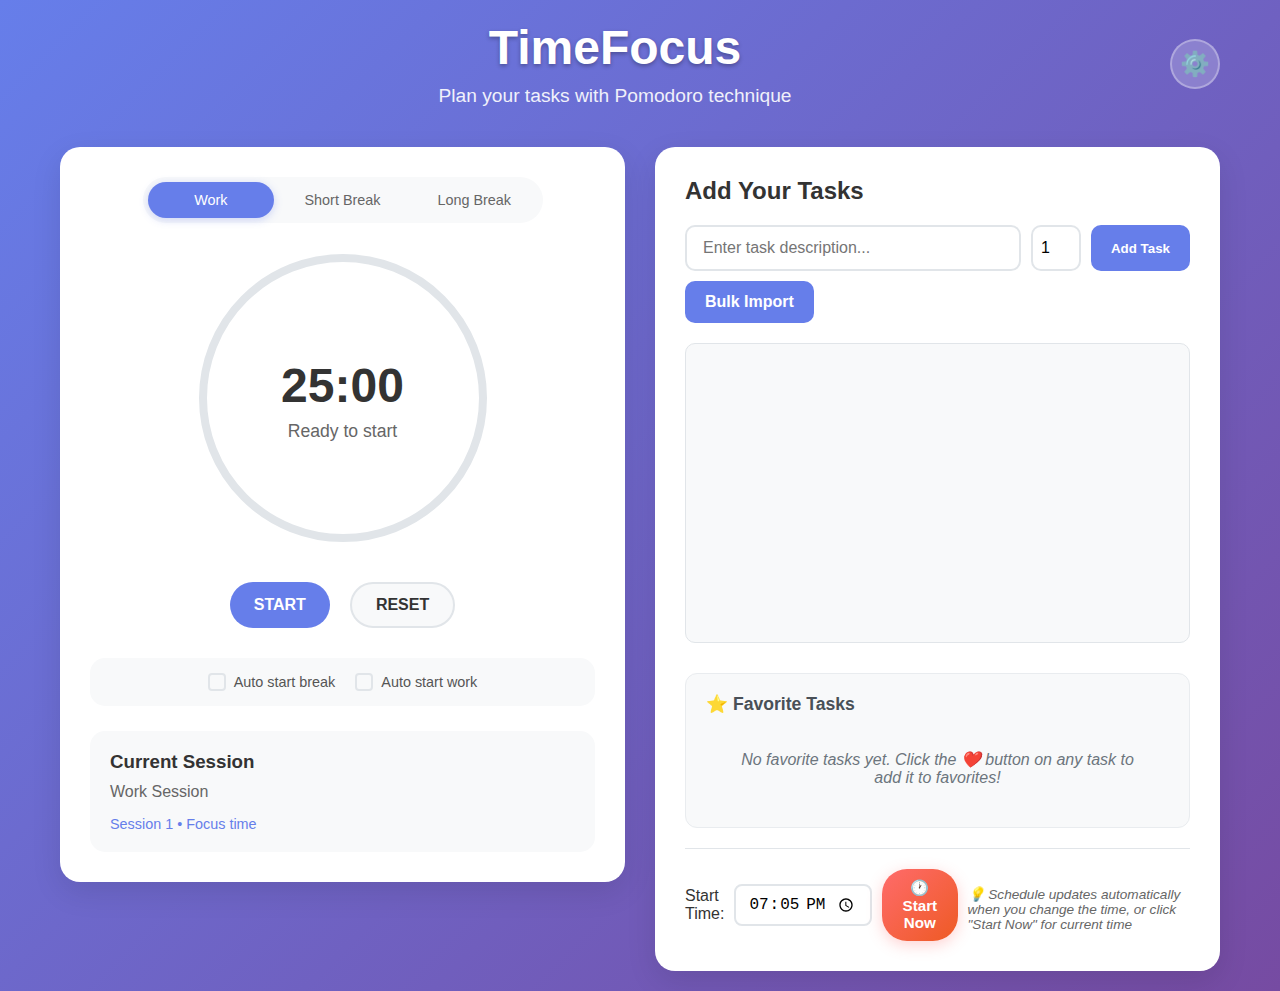
<file: index.html>
<!DOCTYPE html>
<html lang="en">
<head>
    <meta charset="UTF-8">
    <meta name="viewport" content="width=device-width, initial-scale=1.0">
    <title>TimeFocus - Pomodoro Task Planner</title>
    
    <!-- PWA Meta Tags -->
    <meta name="description" content="Plan your tasks with Pomodoro technique">
    <meta name="theme-color" content="#007bff">
    <meta name="mobile-web-app-capable" content="yes">
    <meta name="apple-mobile-web-app-capable" content="yes">
    <meta name="apple-mobile-web-app-status-bar-style" content="default">
    <meta name="apple-mobile-web-app-title" content="TimeFocus">
    <meta name="msapplication-TileColor" content="#007bff">
    <meta name="msapplication-config" content="browserconfig.xml">
    
    <!-- PWA Icons -->
    <link rel="icon" type="image/svg+xml" href="icons/icon.svg">
    <link rel="apple-touch-icon" href="icons/icon.svg">
    <link rel="mask-icon" href="icons/icon.svg" color="#007bff">
    
    <!-- PWA Manifest -->
    <link rel="manifest" href="manifest.json">
    
    <link rel="stylesheet" href="styles.css?v=2.3">
</head>
<body>
    <div class="container">
        <header>
            <div class="header-content">
                <div class="header-text">
                    <h1>TimeFocus</h1>
                    <p>Plan your tasks with Pomodoro technique</p>
                </div>
                <button id="settingsBtn" class="settings-btn" title="Settings">⚙️</button>
            </div>
        </header>

        <main>
            <!-- Timer Section -->
            <section class="timer-section">
                <div class="session-selector">
                    <button id="workBtn" class="session-btn active">Work</button>
                    <button id="shortBreakBtn" class="session-btn">Short Break</button>
                    <button id="longBreakBtn" class="session-btn">Long Break</button>
                </div>

                <div class="timer-display">
                    <div class="timer-circle">
                        <svg class="progress-ring" width="300" height="300">
                            <circle class="progress-ring-background" cx="150" cy="150" r="140" stroke-width="8" fill="transparent"/>
                            <circle class="progress-ring-circle" cx="150" cy="150" r="140" stroke-width="8" fill="transparent"/>
                        </svg>
                        <div class="timer-content">
                            <div class="timer-time" id="timerDisplay">25:00</div>
                            <div class="timer-label" id="timerLabel">Ready to start</div>
                        </div>
                    </div>
                </div>

                <div class="timer-controls">
                    <button id="toggleBtn" class="btn-primary">START</button>
                    <button id="resetBtn" class="btn-secondary">RESET</button>
                </div>

                <div class="auto-start-options">
                    <label class="auto-checkbox-label">
                        <input type="checkbox" id="autoStartBreak">
                        <span class="auto-checkmark"></span>
                        Auto start break
                    </label>
                    <label class="auto-checkbox-label">
                        <input type="checkbox" id="autoStartWork">
                        <span class="auto-checkmark"></span>
                        Auto start work
                    </label>
                </div>

                <div class="current-task" id="currentTask">
                    <h3>Current Session</h3>
                    <p id="currentTaskName">Work Session</p>
                    <div class="task-progress" id="taskProgress">Session 1 • Focus time</div>
                </div>
            </section>

            <!-- Task Input Section -->
            <section class="task-input-section">
                <h2>Add Your Tasks</h2>
                <div class="task-form">
                    <input type="text" id="taskDescription" placeholder="Enter task description..." maxlength="100">
                    <div class="number-input-wrapper">
                        <input type="number" id="taskCount" placeholder="Time count" min="1" max="10" value="1">
                        <div class="number-controls">
                            <button type="button" class="number-btn number-btn-up" id="taskCountUp">+</button>
                            <button type="button" class="number-btn number-btn-down" id="taskCountDown">-</button>
                        </div>
                    </div>
                    <button id="addTaskBtn">Add Task</button>
                    <button id="bulkImportBtn" class="bulk-import-btn">Bulk Import</button>
                </div>
                
                <div class="task-list" id="taskList">
                    <!-- Tasks will be added here dynamically -->
                </div>

                <!-- Favorite Tasks Section -->
                <div class="favorite-tasks-section">
                    <h3>⭐ Favorite Tasks</h3>
                    <div class="favorite-tasks-list" id="favoriteTasksList">
                        <p class="no-favorites">No favorite tasks yet. Click the ❤️ button on any task to add it to favorites!</p>
                    </div>
                </div>

                <div id="totalTimeDisplay" class="total-time-display"></div>
                
                <div class="start-time-section">
                    <label for="startTime">Start Time:</label>
                    <input type="time" id="startTime" title="Schedule will update automatically when you change the time">
                    <button id="startNowBtn" class="start-now-btn">🕐 Start Now</button>
                    <small class="time-hint">💡 Schedule updates automatically when you change the time, or click "Start Now" for current time</small>
                </div>
            </section>

        </main>
    </div>

    <!-- Bulk Import Modal -->
    <div id="bulkImportModal" class="modal">
        <div class="modal-content">
            <div class="modal-header">
                <h3>Bulk Import Tasks</h3>
                <span class="close" id="closeModal">&times;</span>
            </div>
            <div class="modal-body">
                <div class="import-instructions">
                    <p>Enter your tasks, one per line. Format: <strong>Task description [number]</strong></p>
                    <p>Example:</p>
                    <code>Do math assignments 2<br>English letter 1<br>Prepare physical power point 1</code>
                </div>
                
                <textarea id="bulkTaskInput" placeholder="Do math assignments 2&#10;English letter 1&#10;Prepare physical power point 1" rows="8"></textarea>
                <div class="preview-section">
                    <h4>Preview:</h4>
                    <div id="taskPreview" class="task-preview">
                        <p class="no-preview">Enter tasks above to see preview</p>
                    </div>
                </div>
            </div>
            <div class="modal-footer">
                <button id="cancelImport" class="btn-secondary">Cancel</button>
                <button id="confirmImport" class="btn-primary" disabled>Import Tasks</button>
            </div>
        </div>
    </div>

    <!-- Settings Modal -->
    <div id="settingsModal" class="modal">
        <div class="modal-content">
            <div class="modal-header">
                <h3>⚙️ Settings</h3>
                <span class="close" id="closeSettingsModal">&times;</span>
            </div>
            <div class="modal-body">
                <div class="settings-section">
                    <h4>Timer Durations</h4>
                    <div class="setting-item">
                        <label for="workDurationInput">Work Session (minutes):</label>
                        <input type="number" id="workDurationInput" min="1" max="60" value="25">
                    </div>
                    <div class="setting-item">
                        <label for="shortBreakInput">Short Break (minutes):</label>
                        <input type="number" id="shortBreakInput" min="1" max="30" value="5">
                    </div>
                    <div class="setting-item">
                        <label for="longBreakInput">Long Break (minutes):</label>
                        <input type="number" id="longBreakInput" min="5" max="60" value="15">
                    </div>
                    <div class="setting-item">
                        <label for="longBreakIntervalInput">Long Break Interval:</label>
                        <input type="number" id="longBreakIntervalInput" min="2" max="10" value="4">
                        <small class="setting-hint">Every nth break will be a long break</small>
                    </div>
                </div>
                
                <div class="settings-section">
                    <h4>Notifications</h4>
                    <div class="setting-item">
                        <label class="checkbox-label">
                            <input type="checkbox" id="notificationsEnabled" checked>
                            <span class="checkmark"></span>
                            Enable browser notifications
                        </label>
                        <small class="setting-hint">Shows notifications when sessions/breaks complete</small>
                    </div>
                    <div class="setting-item">
                        <label class="checkbox-label">
                            <input type="checkbox" id="soundEnabled" checked>
                            <span class="checkmark"></span>
                            Play notification sound
                        </label>
                        <small class="setting-hint">Plays a beep sound with notifications</small>
                    </div>
                </div>

                <div class="settings-preview">
                    <h4>Schedule Pattern Preview</h4>
                    <p class="preview-explanation">This shows how your work sessions (W) and breaks (S=Short, L=Long) will be arranged:</p>
                    <div id="schedulePreview" class="schedule-pattern">
                        <!-- Preview will be generated here -->
                    </div>
                </div>
            </div>
            <div class="modal-footer">
                <button id="resetSettingsBtn" class="btn-secondary">Reset to Default</button>
                <button id="saveSettingsBtn" class="btn-primary">Save Settings</button>
            </div>
        </div>
    </div>

    <script src="script.js?v=2.4"></script>
    
    <!-- PWA Service Worker Registration -->
    <script>
        // Register Service Worker
        if ('serviceWorker' in navigator) {
            window.addEventListener('load', () => {
                navigator.serviceWorker.register('./sw.js')
                    .then((registration) => {
                        console.log('SW registered: ', registration);
                        
                        // Check for updates
                        registration.addEventListener('updatefound', () => {
                            const newWorker = registration.installing;
                            newWorker.addEventListener('statechange', () => {
                                if (newWorker.state === 'installed' && navigator.serviceWorker.controller) {
                                    // New content is available, inform user
                                    if (confirm('New version available! Reload to update?')) {
                                        window.location.reload();
                                    }
                                }
                            });
                        });
                    })
                    .catch((registrationError) => {
                        console.log('SW registration failed: ', registrationError);
                    });
            });
        }
        
        // PWA Install Prompt
        let deferredPrompt;
        let installButton;
        
        window.addEventListener('beforeinstallprompt', (e) => {
            console.log('PWA install prompt triggered');
            e.preventDefault();
            deferredPrompt = e;
            
            // Show install button after a short delay
            setTimeout(() => {
                showInstallButton();
            }, 3000); // Show after 3 seconds
        });
        
        window.addEventListener('appinstalled', (e) => {
            console.log('PWA was installed');
            hideInstallButton();
            
            // Show thank you message
            if (window.app && window.app.showNotification) {
                window.app.showNotification('🎉 TimeFocus installed successfully!', 'success');
            }
        });
        
        function showInstallButton() {
            if (!installButton) {
                installButton = document.createElement('button');
                installButton.textContent = '📱 Install App';
                installButton.className = 'install-btn';
                installButton.style.cssText = `
                    position: fixed;
                    bottom: 20px;
                    right: 20px;
                    background: #007bff;
                    color: white;
                    border: none;
                    padding: 12px 20px;
                    border-radius: 25px;
                    cursor: pointer;
                    font-size: 14px;
                    font-weight: bold;
                    box-shadow: 0 4px 12px rgba(0,123,255,0.3);
                    z-index: 1000;
                    transition: all 0.3s ease;
                `;
                
                installButton.addEventListener('mouseover', () => {
                    installButton.style.transform = 'scale(1.05)';
                    installButton.style.boxShadow = '0 6px 16px rgba(0,123,255,0.4)';
                });
                
                installButton.addEventListener('mouseout', () => {
                    installButton.style.transform = 'scale(1)';
                    installButton.style.boxShadow = '0 4px 12px rgba(0,123,255,0.3)';
                });
                
                installButton.addEventListener('click', installPWA);
                document.body.appendChild(installButton);
            }
        }
        
        function hideInstallButton() {
            if (installButton) {
                installButton.remove();
                installButton = null;
            }
        }
        
        function installPWA() {
            if (deferredPrompt) {
                deferredPrompt.prompt();
                deferredPrompt.userChoice.then((choiceResult) => {
                    if (choiceResult.outcome === 'accepted') {
                        console.log('User accepted the install prompt');
                    } else {
                        console.log('User dismissed the install prompt');
                    }
                    deferredPrompt = null;
                    hideInstallButton();
                });
            }
        }
        
        // Check if app is installed
        if (window.matchMedia('(display-mode: standalone)').matches || window.navigator.standalone === true) {
            console.log('PWA is running in standalone mode');
            // App is installed and running in standalone mode
            document.body.classList.add('pwa-installed');
        }
    </script>
</body>
</html>
</file>
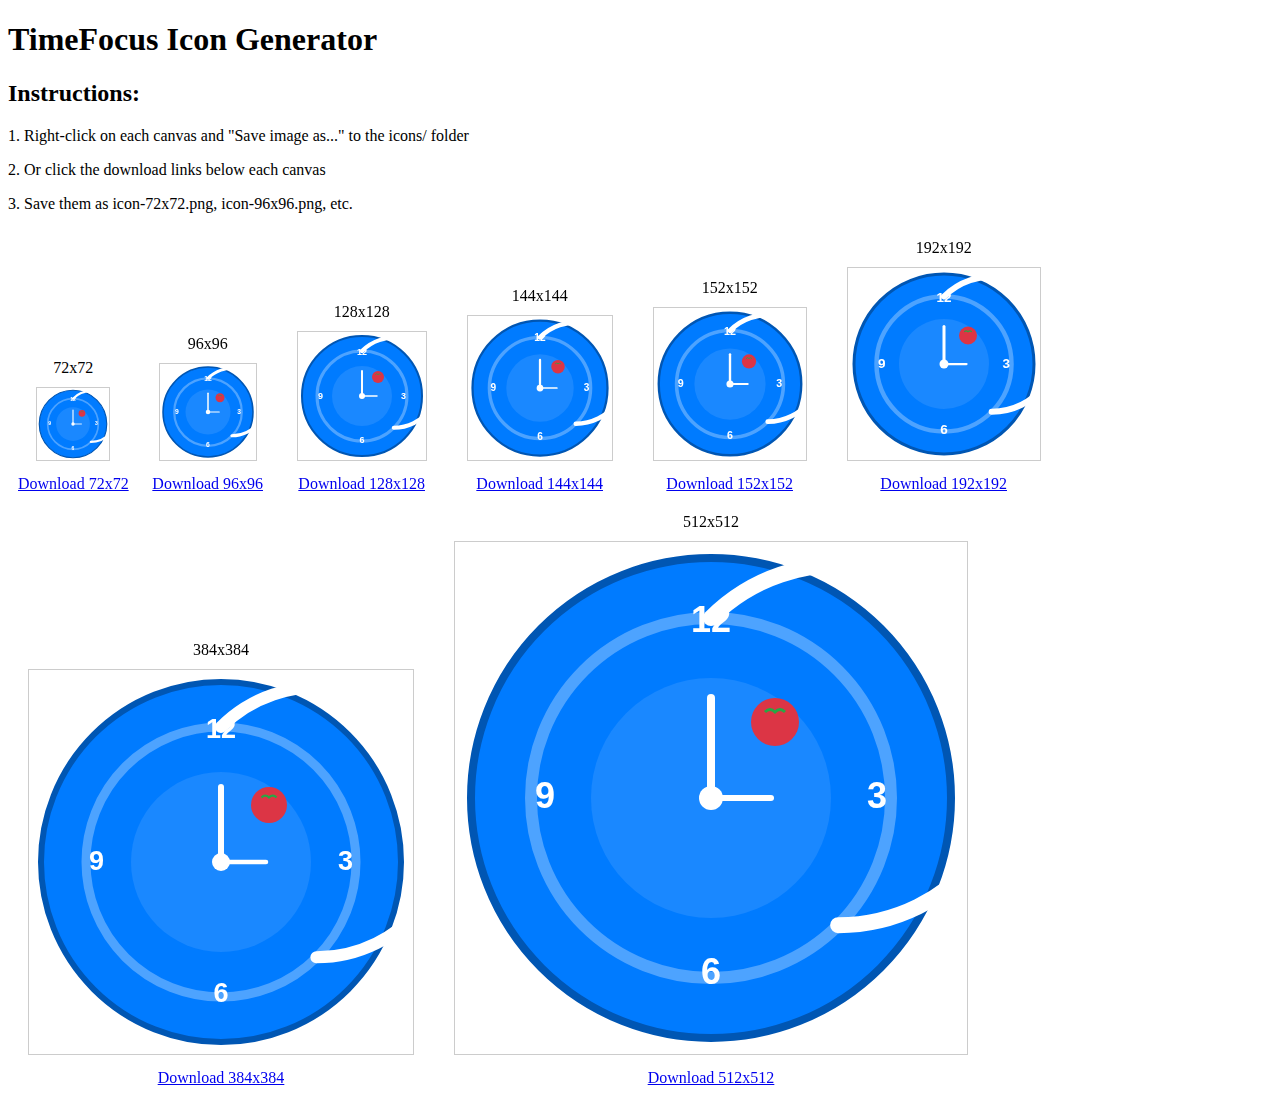
<file: generate-icons.html>
<!DOCTYPE html>
<html>
<head>
    <title>Icon Generator</title>
    <style>
        canvas { border: 1px solid #ccc; margin: 10px; }
        .icon-preview { display: inline-block; margin: 10px; text-align: center; }
    </style>
</head>
<body>
    <h1>TimeFocus Icon Generator</h1>
    <div id="icons-container"></div>
    
    <script>
        const sizes = [72, 96, 128, 144, 152, 192, 384, 512];
        const container = document.getElementById('icons-container');
        
        // Create SVG string for the icon
        const svgString = `
        <svg width="512" height="512" viewBox="0 0 512 512" xmlns="http://www.w3.org/2000/svg">
          <circle cx="256" cy="256" r="240" fill="#007bff" stroke="#0056b3" stroke-width="8"/>
          <circle cx="256" cy="256" r="180" fill="none" stroke="#ffffff" stroke-width="12" opacity="0.3"/>
          <path d="M 256 76 A 180 180 0 1 1 383.14 383.14" fill="none" stroke="#ffffff" stroke-width="16" stroke-linecap="round"/>
          <circle cx="256" cy="256" r="120" fill="#ffffff" opacity="0.1"/>
          <text x="256" y="90" text-anchor="middle" font-family="Arial, sans-serif" font-size="36" font-weight="bold" fill="#ffffff">12</text>
          <text x="422" y="266" text-anchor="middle" font-family="Arial, sans-serif" font-size="36" font-weight="bold" fill="#ffffff">3</text>
          <text x="256" y="442" text-anchor="middle" font-family="Arial, sans-serif" font-size="36" font-weight="bold" fill="#ffffff">6</text>
          <text x="90" y="266" text-anchor="middle" font-family="Arial, sans-serif" font-size="36" font-weight="bold" fill="#ffffff">9</text>
          <line x1="256" y1="256" x2="256" y2="156" stroke="#ffffff" stroke-width="8" stroke-linecap="round"/>
          <line x1="256" y1="256" x2="316" y2="256" stroke="#ffffff" stroke-width="6" stroke-linecap="round"/>
          <circle cx="256" cy="256" r="12" fill="#ffffff"/>
          <circle cx="320" cy="180" r="24" fill="#dc3545"/>
          <path d="M 310 170 Q 315 165 320 170 Q 325 165 330 170" stroke="#28a745" stroke-width="3" fill="none"/>
        </svg>`;
        
        function generateIcon(size) {
            const canvas = document.createElement('canvas');
            canvas.width = size;
            canvas.height = size;
            const ctx = canvas.getContext('2d');
            
            const img = new Image();
            const svgBlob = new Blob([svgString], { type: 'image/svg+xml' });
            const url = URL.createObjectURL(svgBlob);
            
            img.onload = function() {
                ctx.drawImage(img, 0, 0, size, size);
                URL.revokeObjectURL(url);
                
                // Create download link
                const link = document.createElement('a');
                link.download = `icon-${size}x${size}.png`;
                link.href = canvas.toDataURL('image/png');
                link.textContent = `Download ${size}x${size}`;
                
                const div = document.createElement('div');
                div.className = 'icon-preview';
                div.innerHTML = `<div>${size}x${size}</div>`;
                div.appendChild(canvas);
                div.appendChild(document.createElement('br'));
                div.appendChild(link);
                
                container.appendChild(div);
            };
            
            img.src = url;
        }
        
        // Generate all sizes
        sizes.forEach(size => generateIcon(size));
        
        // Add instructions
        const instructions = document.createElement('div');
        instructions.innerHTML = `
            <h2>Instructions:</h2>
            <p>1. Right-click on each canvas and "Save image as..." to the icons/ folder</p>
            <p>2. Or click the download links below each canvas</p>
            <p>3. Save them as icon-72x72.png, icon-96x96.png, etc.</p>
        `;
        document.body.insertBefore(instructions, container);
    </script>
</body>
</html>
</file>
<file: styles.css>
* {
    margin: 0;
    padding: 0;
    box-sizing: border-box;
}

body {
    font-family: -apple-system, BlinkMacSystemFont, 'Segoe UI', Roboto, Oxygen, Ubuntu, Cantarell, sans-serif;
    background: linear-gradient(135deg, #667eea 0%, #764ba2 100%);
    min-height: 100vh;
    color: #333;
}

.container {
    max-width: 1200px;
    margin: 0 auto;
    padding: 20px;
}

header {
    margin-bottom: 40px;
    color: white;
}

.header-content {
    display: flex;
    justify-content: space-between;
    align-items: center;
}

.header-text {
    text-align: center;
    flex: 1;
}

.header-text h1 {
    font-size: 3rem;
    font-weight: 700;
    margin-bottom: 10px;
    text-shadow: 0 2px 4px rgba(0,0,0,0.3);
}

.header-text p {
    font-size: 1.2rem;
    opacity: 0.9;
}

.settings-btn {
    background: rgba(255, 255, 255, 0.2);
    border: 2px solid rgba(255, 255, 255, 0.3);
    color: white;
    border-radius: 50%;
    width: 50px;
    height: 50px;
    font-size: 1.5rem;
    cursor: pointer;
    transition: all 0.3s ease;
    backdrop-filter: blur(10px);
}

.settings-btn:hover {
    background: rgba(255, 255, 255, 0.3);
    border-color: rgba(255, 255, 255, 0.5);
    transform: rotate(90deg);
}

main {
    display: grid;
    grid-template-columns: 1fr 1fr;
    gap: 30px;
    align-items: start;
}

/* Task Input Section */
.task-input-section {
    background: white;
    border-radius: 20px;
    padding: 30px;
    box-shadow: 0 10px 30px rgba(0,0,0,0.1);
}

.task-input-section h2 {
    font-size: 1.5rem;
    margin-bottom: 20px;
    color: #333;
}

.task-form {
    display: flex;
    gap: 10px;
    margin-bottom: 20px;
    flex-wrap: wrap;
}

.task-form input {
    flex: 1;
    min-width: 150px;
    padding: 12px 16px;
    border: 2px solid #e1e5e9;
    border-radius: 10px;
    font-size: 1rem;
    transition: border-color 0.3s ease;
}

.task-form input[type="text"] {
    flex: 3;
    min-width: 200px;
}

.task-form input:focus {
    outline: none;
    border-color: #667eea;
}

/* Number Input Wrapper for Custom Controls */
.number-input-wrapper {
    position: relative;
    display: flex;
    align-items: center;
    flex: 0 0 auto;
}

.task-form input[type="number"] {
    flex: 0 0 50px !important;
    width: 50px !important;
    max-width: 50px !important;
    min-width: 50px !important;
    padding: 12px 8px !important;
}

/* Safari-specific styles - increase width and padding for custom controls */
.safari-browser .task-form input[type="number"] {
    flex: 0 0 70px !important;
    width: 70px !important;
    max-width: 70px !important;
    min-width: 70px !important;
    padding-right: 32px !important; /* Make room for custom controls */
}

/* Custom Number Controls - hidden by default */
.number-controls {
    position: absolute;
    right: 4px; /* Move left by 2px from original position */
    top: 50%;
    transform: translateY(-50%);
    display: none; /* Hidden by default, will be shown in Safari via JavaScript */
    flex-direction: column;
    z-index: 10;
}

/* Show custom controls only in Safari */
.safari-browser .number-controls {
    display: flex;
}

.number-btn {
    width: 26px; /* Slightly wider for better touch */
    height: 21px; /* Slightly taller for better touch */
    border: none;
    background: #667eea;
    color: white;
    font-size: 13px; /* Slightly larger font */
    font-weight: bold;
    cursor: pointer;
    transition: all 0.2s ease;
    display: flex;
    align-items: center;
    justify-content: center;
    user-select: none;
    -webkit-user-select: none;
    -webkit-touch-callout: none;
}

.number-btn-up {
    border-radius: 4px 4px 0 0;
    border-bottom: 1px solid rgba(255, 255, 255, 0.2);
}

.number-btn-down {
    border-radius: 0 0 4px 4px;
}

.number-btn:hover {
    background: #5a6fd8;
    transform: scale(1.05);
}

.number-btn:active {
    background: #4c5fd6;
    transform: scale(0.95);
}

.number-btn:disabled {
    background: #ccc;
    cursor: not-allowed;
    transform: none;
}

/* Responsive adjustments for mobile */
@media (max-width: 768px) {
    .safari-browser .task-form input[type="number"] {
        flex: 0 0 75px !important;
        width: 75px !important;
        max-width: 75px !important;
        min-width: 75px !important;
        padding-right: 35px !important; /* More space on mobile */
    }
    
    .number-controls {
        right: 5px; /* More space from edge on mobile */
    }
    
    .number-btn {
        width: 30px; /* Larger for touch */
        height: 24px; /* Larger for touch */
        font-size: 14px;
    }
}

.task-form button {
    padding: 12px 20px;
    background: #667eea;
    color: white;
    border: none;
    border-radius: 10px;
    font-weight: 600;
    cursor: pointer;
    transition: background 0.3s ease;
}

.task-form button:hover {
    background: #5a6fd8;
}

.bulk-import-btn {
    background: #28a745;
    color: white;
    border: none;
    border-radius: 10px;
    font-weight: 600;
    cursor: pointer;
    transition: background 0.3s ease;
    padding: 12px 20px;
    font-size: 1rem;
}

.bulk-import-btn:hover {
    background: #218838;
}

.task-list {
    margin-bottom: 20px;
    height: 300px;
    overflow-y: auto;
    border: 1px solid #e1e5e9;
    border-radius: 10px;
    padding: 15px;
    background: #f8f9fa;
    display: flex;
    flex-direction: column;
}

.no-tasks {
    text-align: center;
    color: #666;
    font-style: italic;
    margin: 0;
    padding: 0;
    flex: 1;
    display: flex;
    align-items: center;
    justify-content: center;
}

.task-item {
    display: flex;
    align-items: center;
    padding: 12px 16px;
    background: #f8f9fa;
    border-radius: 10px;
    margin-bottom: 8px;
    border-left: 4px solid #667eea;
    gap: 12px;
}

.task-item.completed {
    background: #f1f8e9;
    border-left-color: #28a745;
}

.task-item.completed .task-description {
    text-decoration: line-through;
    color: #666;
}

.task-item.active {
    background: #e3f2fd;
    border-left-color: #2196f3;
}

/* Task Checkbox Styles */
.task-checkbox {
    display: flex;
    align-items: center;
}

.task-checkbox input[type="checkbox"] {
    display: none;
}

.checkbox-label-task {
    width: 20px;
    height: 20px;
    border: 2px solid #e1e5e9;
    border-radius: 4px;
    cursor: pointer;
    position: relative;
    transition: all 0.3s ease;
}

.task-checkbox input[type="checkbox"]:checked + .checkbox-label-task {
    background: #28a745;
    border-color: #28a745;
}

.task-checkbox input[type="checkbox"]:checked + .checkbox-label-task::after {
    content: '✓';
    position: absolute;
    top: 50%;
    left: 50%;
    transform: translate(-50%, -50%);
    color: white;
    font-size: 12px;
    font-weight: bold;
}

.task-checkbox-spacer {
    width: 20px;
    height: 20px;
    margin-right: 12px;
}

.task-actions-spacer {
    width: 80px;
}

.task-info {
    flex: 1;
}

.task-description {
    font-weight: 500;
    margin-bottom: 4px;
}

.task-details {
    display: flex;
    justify-content: space-between;
    align-items: center;
    margin-top: 5px;
    font-size: 0.9rem;
    color: #666;
}

.task-count {
    color: #666;
}

.task-schedule {
    color: #667eea;
    font-weight: 500;
    font-size: 0.85rem;
}

/* Total Time Info */
.total-time-info {
    margin-top: 20px;
    padding: 15px;
    background: linear-gradient(135deg, #f8f9fa 0%, #e9ecef 100%);
    border-radius: 10px;
    border-left: 4px solid #667eea;
}

.total-time-item {
    display: flex;
    justify-content: space-between;
    align-items: center;
    margin-bottom: 8px;
}

.total-time-item:last-child {
    margin-bottom: 0;
}

.total-label {
    font-weight: 500;
    color: #495057;
}

.total-value {
    font-weight: 600;
    color: #667eea;
}


/* Compact Total Time Display */
.total-time-display {
    margin: 20px 0 15px 0;
    display: block !important;
    visibility: visible !important;
}

.total-time-compact {
    padding: 12px 15px;
    background: linear-gradient(135deg, #e3f2fd 0%, #f3e5f5 100%);
    border-radius: 8px;
    border-left: 4px solid #667eea;
    display: block !important;
    visibility: visible !important;
}

.time-summary {
    display: flex;
    justify-content: space-between;
    align-items: center;
    font-size: 1rem;
    font-weight: 500;
}

.work-time {
    color: #1976d2;
    font-weight: 600;
}

.total-time {
    color: #7b1fa2;
    font-weight: 500;
}

.completion-time {
    color: #388e3c;
    font-weight: 700;
    font-size: 1.1rem;
}

.task-actions {
    position: relative;
    display: flex;
    gap: 6px;
    flex-wrap: wrap;
}

.task-actions button {
    padding: 8px 12px;
    border: none;
    border-radius: 6px;
    cursor: pointer;
    font-size: 1rem;
    transition: all 0.3s ease;
    min-width: 36px;
    height: 36px;
    display: flex;
    align-items: center;
    justify-content: center;
}

.edit-btn {
    background: #ffc107;
    color: #333;
}

.edit-btn:hover {
    background: #e0a800;
    transform: scale(1.1);
}

.delete-btn {
    background: #dc3545;
    color: white;
}

.delete-btn:hover {
    background: #c82333;
    transform: scale(1.1);
}

.breakdown-btn {
    background: #17a2b8;
    color: white;
}

.breakdown-btn:hover {
    background: #138496;
    transform: scale(1.1);
}

/* Menu Button Styles */
.menu-btn {
    background: #6c757d;
    color: white;
    font-size: 1.2rem;
    font-weight: bold;
    padding: 8px 12px;
    border: none;
    border-radius: 6px;
    cursor: pointer;
    transition: all 0.3s ease;
    min-width: 36px;
    height: 36px;
    display: flex;
    align-items: center;
    justify-content: center;
}

.menu-btn:hover {
    background: #5a6268;
    transform: scale(1.1);
}

/* Task Menu Styles */
.task-menu {
    position: absolute;
    top: 100%;
    right: 0;
    background: white;
    border: 1px solid #e1e5e9;
    border-radius: 8px;
    box-shadow: 0 4px 12px rgba(0,0,0,0.15);
    z-index: 1000;
    min-width: 160px;
    overflow: hidden;
    animation: menuSlideDown 0.2s ease;
}

@keyframes menuSlideDown {
    from {
        opacity: 0;
        transform: translateY(-10px);
    }
    to {
        opacity: 1;
        transform: translateY(0);
    }
}

.menu-item {
    display: flex;
    align-items: center;
    width: 100%;
    padding: 10px 15px;
    border: none;
    background: white;
    color: #333;
    text-align: left;
    cursor: pointer;
    transition: background 0.2s ease;
    font-size: 0.9rem;
    border-bottom: 1px solid #f8f9fa;
    gap: 8px;
}

.menu-item:last-child {
    border-bottom: none;
}

.menu-item:hover:not(:disabled) {
    background: #f8f9fa;
}

.menu-item:disabled {
    opacity: 0.5;
    cursor: not-allowed;
}

/* Menu item specific styles */
.breakdown-item {
    color: #17a2b8;
}

.edit-item {
    color: #ffc107;
}

.delete-item {
    color: #dc3545;
}

.move-top-item,
.move-bottom-item {
    color: #7b1fa2;
}

.move-up-item,
.move-down-item {
    color: #6c757d;
}

/* Favorite Tasks Section */
.favorite-tasks-section {
    margin-top: 30px;
    padding: 20px;
    background: #f8f9fa;
    border-radius: 12px;
    border: 1px solid #e9ecef;
}

.favorite-tasks-section h3 {
    margin: 0 0 15px 0;
    color: #495057;
    font-size: 1.1rem;
    display: flex;
    align-items: center;
    gap: 8px;
}

.favorite-tasks-list {
    max-height: 200px;
    overflow-y: auto;
}

.no-favorites {
    color: #6c757d;
    font-style: italic;
    text-align: center;
    padding: 20px;
    margin: 0;
}

.favorite-task-item {
    display: flex;
    justify-content: space-between;
    align-items: center;
    padding: 12px 15px;
    background: white;
    border: 1px solid #e9ecef;
    border-radius: 8px;
    margin-bottom: 8px;
    transition: all 0.2s ease;
}

.favorite-task-item:hover {
    border-color: #007bff;
    box-shadow: 0 2px 8px rgba(0,123,255,0.1);
}

.favorite-task-description {
    flex: 1;
    color: #495057;
    font-weight: 500;
}

.favorite-task-actions {
    display: flex;
    gap: 8px;
}

.add-to-tasks-btn,
.remove-favorite-btn {
    padding: 6px 10px;
    border: none;
    border-radius: 6px;
    cursor: pointer;
    font-size: 0.9rem;
    transition: all 0.2s ease;
}

.add-to-tasks-btn {
    background: #28a745;
    color: white;
}

.add-to-tasks-btn:hover {
    background: #218838;
    transform: scale(1.05);
}

.remove-favorite-btn {
    background: #dc3545;
    color: white;
}

.remove-favorite-btn:hover {
    background: #c82333;
    transform: scale(1.05);
}

/* Menu icon and text styles */
.menu-icon {
    display: inline-block;
    width: 20px;
    text-align: center;
    flex-shrink: 0;
}

.menu-text {
    flex: 1;
    text-align: left;
}

/* Favorite Button Styles */
.favorite-btn {
    background: transparent;
    border: none;
    font-size: 1.2rem;
    cursor: pointer;
    padding: 8px;
    border-radius: 6px;
    transition: all 0.3s ease;
    min-width: 36px;
    height: 36px;
    display: flex;
    align-items: center;
    justify-content: center;
}

.favorite-btn:hover {
    background: rgba(220, 53, 69, 0.1);
    transform: scale(1.1);
}

.favorite-btn.favorited {
    animation: heartBeat 0.6s ease-in-out;
}

@keyframes heartBeat {
    0% { transform: scale(1); }
    50% { transform: scale(1.3); }
    100% { transform: scale(1); }
}

.move-up-btn, .move-down-btn {
    background: #6c757d;
    color: white;
    font-size: 0.8rem;
    min-width: 28px;
    height: 28px;
}

.move-top-btn, .move-bottom-btn {
    background: #7b1fa2;
    color: white;
    font-size: 0.8rem;
    min-width: 28px;
    height: 28px;
}

.move-up-btn:hover:not(:disabled), .move-down-btn:hover:not(:disabled) {
    background: #5a6268;
    transform: scale(1.1);
}

.move-top-btn:hover:not(:disabled), .move-bottom-btn:hover:not(:disabled) {
    background: #6a1b9a;
    transform: scale(1.1);
}

.move-up-btn:disabled, .move-down-btn:disabled, .move-top-btn:disabled, .move-bottom-btn:disabled {
    background: #e9ecef;
    color: #6c757d;
    cursor: not-allowed;
    transform: none;
}

.start-time-section {
    display: flex;
    align-items: center;
    gap: 10px;
    padding-top: 20px;
    border-top: 1px solid #e1e5e9;
}

.start-time-section label {
    font-weight: 500;
}

.start-time-section input {
    padding: 8px 12px;
    border: 2px solid #e1e5e9;
    border-radius: 8px;
    font-size: 1rem;
}

.start-now-btn {
    padding: 10px 20px;
    background: linear-gradient(135deg, #ff6b6b, #ee5a24);
    color: white;
    border: none;
    border-radius: 25px;
    font-weight: 600;
    cursor: pointer;
    transition: all 0.3s ease;
    box-shadow: 0 4px 15px rgba(255, 107, 107, 0.3);
    font-size: 0.95rem;
}

.start-now-btn:hover {
    background: linear-gradient(135deg, #ee5a24, #ff6b6b);
    transform: translateY(-2px);
    box-shadow: 0 6px 20px rgba(255, 107, 107, 0.4);
}

.start-now-btn:active {
    transform: translateY(0);
    box-shadow: 0 2px 10px rgba(255, 107, 107, 0.3);
}

.time-hint {
    display: block;
    margin-top: 8px;
    color: #666;
    font-size: 0.85rem;
    font-style: italic;
}

/* Timer Section */
.timer-section {
    background: white;
    border-radius: 20px;
    padding: 30px;
    box-shadow: 0 10px 30px rgba(0,0,0,0.1);
    text-align: center;
}

.timer-display {
    margin-bottom: 30px;
}

.timer-circle {
    position: relative;
    display: inline-block;
}

.progress-ring {
    transform: rotate(-90deg);
}

.progress-ring-background {
    stroke: #e1e5e9;
    stroke-width: 8;
    stroke-linecap: round;
}

.progress-ring-circle {
    stroke: #667eea;
    stroke-dasharray: 879.646; /* 2 * π * 140 */
    stroke-dashoffset: 879.646; /* Start with full offset (empty circle) */
    transition: stroke-dashoffset 1s linear;
    stroke-linecap: round;
    opacity: 0;
}

.progress-ring-circle.active {
    opacity: 1;
}

.timer-content {
    position: absolute;
    top: 50%;
    left: 50%;
    transform: translate(-50%, -50%);
    text-align: center;
}

.timer-time {
    font-size: 3rem;
    font-weight: 700;
    color: #333;
    margin-bottom: 8px;
}

.timer-label {
    font-size: 1.1rem;
    color: #666;
    font-weight: 500;
}

/* Session Selector */
.session-selector {
    display: flex;
    justify-content: center;
    gap: 5px;
    margin-bottom: 25px;
    background: #f8f9fa;
    border-radius: 25px;
    padding: 5px;
    max-width: 400px;
    margin-left: auto;
    margin-right: auto;
}

.session-btn {
    flex: 1;
    padding: 10px 16px;
    border: none;
    border-radius: 20px;
    background: transparent;
    color: #666;
    font-weight: 500;
    cursor: pointer;
    transition: all 0.3s ease;
    font-size: 0.9rem;
}

.session-btn:hover {
    color: #333;
}

.session-btn.active {
    background: #667eea;
    color: white;
    box-shadow: 0 2px 8px rgba(102, 126, 234, 0.3);
}

.timer-controls {
    display: flex;
    justify-content: center;
    gap: 20px;
    margin-bottom: 30px;
}

.btn-primary, .btn-secondary {
    padding: 12px 24px;
    border: none;
    border-radius: 25px;
    font-weight: 600;
    font-size: 1rem;
    cursor: pointer;
    transition: all 0.3s ease;
    min-width: 100px;
}

.btn-primary {
    background: #667eea;
    color: white;
}

.btn-primary:hover:not(:disabled) {
    background: #5a6fd8;
    transform: translateY(-2px);
}

.btn-secondary {
    background: #f8f9fa;
    color: #333;
    border: 2px solid #e1e5e9;
}

.btn-secondary:hover:not(:disabled) {
    background: #e9ecef;
    transform: translateY(-2px);
}

.btn-primary:disabled, .btn-secondary:disabled {
    opacity: 0.5;
    cursor: not-allowed;
}

.btn-pause {
    background: #ff6b6b;
    color: white;
    padding: 12px 24px;
    border: none;
    border-radius: 25px;
    font-weight: 600;
    font-size: 1rem;
    cursor: pointer;
    transition: all 0.3s ease;
    min-width: 100px;
}

.btn-pause:hover:not(:disabled) {
    background: #ff5252;
    transform: translateY(-2px);
}

/* Auto Start Options */
.auto-start-options {
    display: flex;
    justify-content: center;
    gap: 20px;
    margin-bottom: 25px;
    padding: 15px;
    background: #f8f9fa;
    border-radius: 15px;
}

.auto-checkbox-label {
    display: flex;
    align-items: center;
    cursor: pointer;
    font-size: 0.9rem;
    color: #555;
}

.auto-checkbox-label input[type="checkbox"] {
    display: none;
}

.auto-checkmark {
    width: 18px;
    height: 18px;
    border: 2px solid #e1e5e9;
    border-radius: 4px;
    margin-right: 8px;
    position: relative;
    transition: all 0.3s ease;
}

.auto-checkbox-label input[type="checkbox"]:checked + .auto-checkmark {
    background: #667eea;
    border-color: #667eea;
}

.auto-checkbox-label input[type="checkbox"]:checked + .auto-checkmark::after {
    content: '✓';
    position: absolute;
    top: 50%;
    left: 50%;
    transform: translate(-50%, -50%);
    color: white;
    font-size: 11px;
    font-weight: bold;
}

.current-task {
    text-align: left;
    padding: 20px;
    background: #f8f9fa;
    border-radius: 15px;
}

.current-task h3 {
    margin-bottom: 10px;
    color: #333;
}

.current-task p {
    color: #666;
    margin-bottom: 15px;
}

.task-progress {
    font-size: 0.9rem;
    color: #667eea;
    font-weight: 500;
}

/* Schedule Section */
.schedule-section {
    grid-column: 1 / -1;
    background: white;
    border-radius: 20px;
    padding: 30px;
    box-shadow: 0 10px 30px rgba(0,0,0,0.1);
}

.schedule-section h2 {
    font-size: 1.5rem;
    margin-bottom: 20px;
    color: #333;
}

.schedule-list {
    max-height: 300px;
    overflow-y: auto;
}

.no-schedule {
    text-align: center;
    color: #666;
    font-style: italic;
    padding: 40px;
}

.schedule-item {
    display: flex;
    align-items: center;
    padding: 15px 20px;
    margin-bottom: 10px;
    border-radius: 12px;
    border-left: 4px solid #667eea;
    background: #f8f9fa;
    transition: all 0.3s ease;
}

.schedule-item.break {
    border-left-color: #ffc107;
    background: #fff8e1;
}

.schedule-item.long-break {
    border-left-color: #28a745;
    background: #f1f8e9;
}

.schedule-item.completed {
    opacity: 0.6;
    border-left-color: #28a745;
}

.schedule-item.active {
    background: #e3f2fd;
    border-left-color: #2196f3;
    transform: translateX(5px);
}

.schedule-time {
    font-weight: 600;
    color: #333;
    min-width: 120px;
    font-size: 0.95rem;
}

.schedule-description {
    flex: 1;
    margin-left: 20px;
    color: #555;
}


/* Responsive Design */
@media (max-width: 768px) {
    main {
        grid-template-columns: 1fr;
        gap: 20px;
    }
    
    .task-form {
        flex-direction: column;
    }
    
    .task-form input {
        min-width: auto;
    }
    
    .timer-time {
        font-size: 2.5rem;
    }
    
    .timer-controls {
        flex-wrap: wrap;
    }
    
    .start-time-section {
        flex-direction: column;
        align-items: stretch;
        gap: 15px;
    }
    
    .start-now-btn {
        width: 100%;
        text-align: center;
    }
}

/* Animations */
@keyframes pulse {
    0% { transform: scale(1); }
    50% { transform: scale(1.05); }
    100% { transform: scale(1); }
}

.timer-circle.active {
    animation: pulse 2s infinite;
}

@keyframes slideIn {
    from {
        opacity: 0;
        transform: translateY(20px);
    }
    to {
        opacity: 1;
        transform: translateY(0);
    }
}

.task-item, .schedule-item {
    animation: slideIn 0.3s ease;
}

/* Modal Styles */
.modal {
    display: none;
    position: fixed;
    z-index: 1000;
    left: 0;
    top: 0;
    width: 100%;
    height: 100%;
    background-color: rgba(0, 0, 0, 0.5);
    backdrop-filter: blur(5px);
}

.modal.show {
    display: flex;
    align-items: center;
    justify-content: center;
}

.modal-content {
    background: white;
    border-radius: 20px;
    width: 90%;
    max-width: 600px;
    max-height: 80vh;
    overflow-y: auto;
    box-shadow: 0 20px 60px rgba(0, 0, 0, 0.3);
    animation: modalSlideIn 0.3s ease;
}

@keyframes modalSlideIn {
    from {
        opacity: 0;
        transform: translateY(-50px) scale(0.9);
    }
    to {
        opacity: 1;
        transform: translateY(0) scale(1);
    }
}

.modal-header {
    display: flex;
    justify-content: space-between;
    align-items: center;
    padding: 25px 30px 20px;
    border-bottom: 1px solid #e1e5e9;
}

.modal-header h3 {
    margin: 0;
    color: #333;
    font-size: 1.5rem;
}

.close {
    font-size: 28px;
    font-weight: bold;
    color: #aaa;
    cursor: pointer;
    transition: color 0.3s ease;
}

.close:hover {
    color: #333;
}

.modal-body {
    padding: 25px 30px;
}


.import-instructions {
    margin-bottom: 20px;
    padding: 15px;
    background: #f8f9fa;
    border-radius: 10px;
    border-left: 4px solid #667eea;
}

.import-instructions p {
    margin: 0 0 8px 0;
    color: #555;
}

.import-instructions code {
    display: block;
    background: #e9ecef;
    padding: 10px;
    border-radius: 6px;
    font-family: 'Courier New', monospace;
    font-size: 0.9rem;
    margin-top: 8px;
    line-height: 1.4;
}

#bulkTaskInput {
    width: 100%;
    min-height: 150px;
    padding: 15px;
    border: 2px solid #e1e5e9;
    border-radius: 10px;
    font-size: 1rem;
    font-family: inherit;
    resize: vertical;
    transition: border-color 0.3s ease;
    margin-bottom: 20px;
}

#bulkTaskInput:focus {
    outline: none;
    border-color: #667eea;
}

.preview-section h4 {
    margin: 0 0 15px 0;
    color: #333;
    font-size: 1.1rem;
}

.task-preview {
    max-height: 200px;
    overflow-y: auto;
    border: 1px solid #e1e5e9;
    border-radius: 10px;
    padding: 15px;
    background: #f8f9fa;
}

.no-preview {
    color: #666;
    font-style: italic;
    text-align: center;
    margin: 0;
}

.preview-task {
    display: flex;
    justify-content: space-between;
    align-items: center;
    padding: 8px 12px;
    margin-bottom: 8px;
    background: white;
    border-radius: 8px;
    border-left: 4px solid #667eea;
}

.preview-task:last-child {
    margin-bottom: 0;
}

.preview-task.error {
    border-left-color: #dc3545;
    background: #fff5f5;
}

.preview-description {
    flex: 1;
    font-weight: 500;
}

.preview-count {
    color: #666;
    font-size: 0.9rem;
}

.preview-sessions {
    font-size: 0.8rem;
    color: #888;
    margin-top: 6px;
    padding: 6px 8px;
    background: #f8f9fa;
    border-radius: 4px;
    border-left: 3px solid #667eea;
}

.preview-error {
    color: #dc3545;
    font-size: 0.8rem;
    font-style: italic;
}

.modal-footer {
    display: flex;
    justify-content: flex-end;
    gap: 15px;
    padding: 20px 30px 25px;
    border-top: 1px solid #e1e5e9;
}

.modal-footer button {
    padding: 10px 20px;
    border: none;
    border-radius: 8px;
    font-weight: 600;
    cursor: pointer;
    transition: all 0.3s ease;
}

.modal-footer .btn-primary:disabled {
    opacity: 0.5;
    cursor: not-allowed;
}

/* Responsive Modal */
@media (max-width: 768px) {
    .modal-content {
        width: 95%;
        margin: 20px;
    }
    
    .modal-header,
    .modal-body,
    .modal-footer {
        padding-left: 20px;
        padding-right: 20px;
    }
    
    .modal-footer {
        flex-direction: column;
    }
    
    .modal-footer button {
        width: 100%;
    }
}
.import-options {
    margin-bottom: 20px;
}


.image-upload-area {
    border: 2px dashed #e1e5e9;
    border-radius: 10px;
    padding: 40px 20px;
    text-align: center;
    cursor: pointer;
    transition: all 0.3s ease;
    background: #f8f9fa;
}

.image-upload-area:hover {
    border-color: #667eea;
    background: #f0f4ff;
}

.image-upload-area.dragover {
    border-color: #667eea;
    background: #e3f2fd;
    transform: scale(1.02);
}

.upload-placeholder {
    pointer-events: none;
}

.upload-icon {
    font-size: 3rem;
    margin-bottom: 15px;
    opacity: 0.7;
}

.upload-placeholder p {
    margin: 8px 0;
    color: #666;
}

.upload-hint {
    font-size: 0.9rem;
    color: #999 !important;
}

.image-preview-container {
    text-align: center;
    padding: 20px;
    border: 1px solid #e1e5e9;
    border-radius: 10px;
    background: #f8f9fa;
}

.image-preview {
    max-width: 100%;
    max-height: 300px;
    border-radius: 8px;
    box-shadow: 0 4px 12px rgba(0,0,0,0.1);
    margin-bottom: 15px;
}

.image-actions {
    display: flex;
    gap: 10px;
    justify-content: center;
}

.image-actions button {
    padding: 8px 16px;
    border: none;
    border-radius: 6px;
    font-weight: 500;
    cursor: pointer;
    transition: all 0.3s ease;
}

.ocr-options {
    margin: 15px 0;
    padding: 15px;
    background: #f8f9fa;
    border-radius: 10px;
    border: 1px solid #e1e5e9;
}

.ocr-options label {
    display: block;
    margin-bottom: 8px;
    font-weight: 500;
    color: #333;
}

.ocr-options select {
    width: 100%;
    padding: 8px 12px;
    border: 2px solid #e1e5e9;
    border-radius: 6px;
    font-size: 1rem;
    background: white;
    cursor: pointer;
    transition: border-color 0.3s ease;
}

.ocr-options select:focus {
    outline: none;
    border-color: #667eea;
}

.ocr-status {
    text-align: center;
    padding: 20px;
    background: #e3f2fd;
    border-radius: 10px;
    margin-top: 15px;
}

.loading-spinner {
    width: 40px;
    height: 40px;
    border: 4px solid #e1e5e9;
    border-top: 4px solid #667eea;
    border-radius: 50%;
    animation: spin 1s linear infinite;
    margin: 0 auto 15px;
}

@keyframes spin {
    0% { transform: rotate(0deg); }
    100% { transform: rotate(360deg); }
}

.ocr-status p {
    margin: 0;
    color: #1976d2;
    font-weight: 500;
}

/* Responsive Image Upload */
@media (max-width: 768px) {
    .import-tabs {
        flex-direction: column;
    }
    
    .tab-button {
        border-bottom: 1px solid #e1e5e9;
        border-radius: 0;
    }
    
    .tab-button.active {
        border-bottom-color: #667eea;
    }
    
    .image-actions {
        flex-direction: column;
    }
    
    .image-actions button {
        width: 100%;
    }
}

/* Settings Modal Styles */
.settings-section {
    margin-bottom: 30px;
    padding-bottom: 20px;
    border-bottom: 1px solid #e1e5e9;
}

.settings-section:last-child {
    border-bottom: none;
    margin-bottom: 0;
}

.settings-section h4 {
    margin: 0 0 20px 0;
    color: #333;
    font-size: 1.2rem;
    font-weight: 600;
}

.setting-item {
    margin-bottom: 20px;
}

.setting-item:last-child {
    margin-bottom: 0;
}

.setting-item label {
    display: block;
    margin-bottom: 8px;
    font-weight: 500;
    color: #333;
}

.setting-item input[type="number"] {
    width: 100%;
    padding: 10px 12px;
    border: 2px solid #e1e5e9;
    border-radius: 8px;
    font-size: 1rem;
    transition: border-color 0.3s ease;
}

.setting-item input[type="number"]:focus {
    outline: none;
    border-color: #667eea;
}

.setting-hint {
    display: block;
    margin-top: 5px;
    color: #666;
    font-size: 0.85rem;
    font-style: italic;
}

/* Custom Checkbox Styles */
.checkbox-label {
    display: flex !important;
    align-items: center;
    cursor: pointer;
    margin-bottom: 0 !important;
}

.checkbox-label input[type="checkbox"] {
    display: none;
}

.checkmark {
    width: 20px;
    height: 20px;
    border: 2px solid #e1e5e9;
    border-radius: 4px;
    margin-right: 12px;
    position: relative;
    transition: all 0.3s ease;
}

.checkbox-label input[type="checkbox"]:checked + .checkmark {
    background: #667eea;
    border-color: #667eea;
}

.checkbox-label input[type="checkbox"]:checked + .checkmark::after {
    content: '✓';
    position: absolute;
    top: 50%;
    left: 50%;
    transform: translate(-50%, -50%);
    color: white;
    font-size: 12px;
    font-weight: bold;
}

/* Settings Preview */
.settings-preview {
    background: #f8f9fa;
    border-radius: 10px;
    padding: 20px;
    margin-top: 20px;
}

.preview-explanation {
    margin: 10px 0;
    color: #666;
    font-size: 0.9rem;
    line-height: 1.4;
}

.schedule-pattern {
    display: flex;
    flex-wrap: wrap;
    gap: 8px;
    margin-top: 15px;
}

.pattern-block {
    padding: 8px 12px;
    border-radius: 6px;
    font-size: 0.85rem;
    font-weight: 500;
    text-align: center;
    min-width: 60px;
}

.pattern-work {
    background: #667eea;
    color: white;
}

.pattern-short-break {
    background: #ffc107;
    color: #333;
}

.pattern-long-break {
    background: #28a745;
    color: white;
}

/* Responsive Settings */
@media (max-width: 768px) {
    .header-content {
        flex-direction: column;
        gap: 20px;
    }
    
    .header-text {
        order: 1;
    }
    
    .settings-btn {
        order: 2;
        position: absolute;
        top: 20px;
        right: 20px;
    }
    
    .schedule-pattern {
        justify-content: center;
    }
    
    .pattern-block {
        min-width: 50px;
        font-size: 0.8rem;
    }
}

/* Notification Animations */
@keyframes slideInRight {
    from {
        opacity: 0;
        transform: translateX(100%);
    }
    to {
        opacity: 1;
        transform: translateX(0);
    }
}

@keyframes slideOutRight {
    from {
        opacity: 1;
        transform: translateX(0);
    }
    to {
        opacity: 0;
        transform: translateX(100%);
    }
}
</file>
